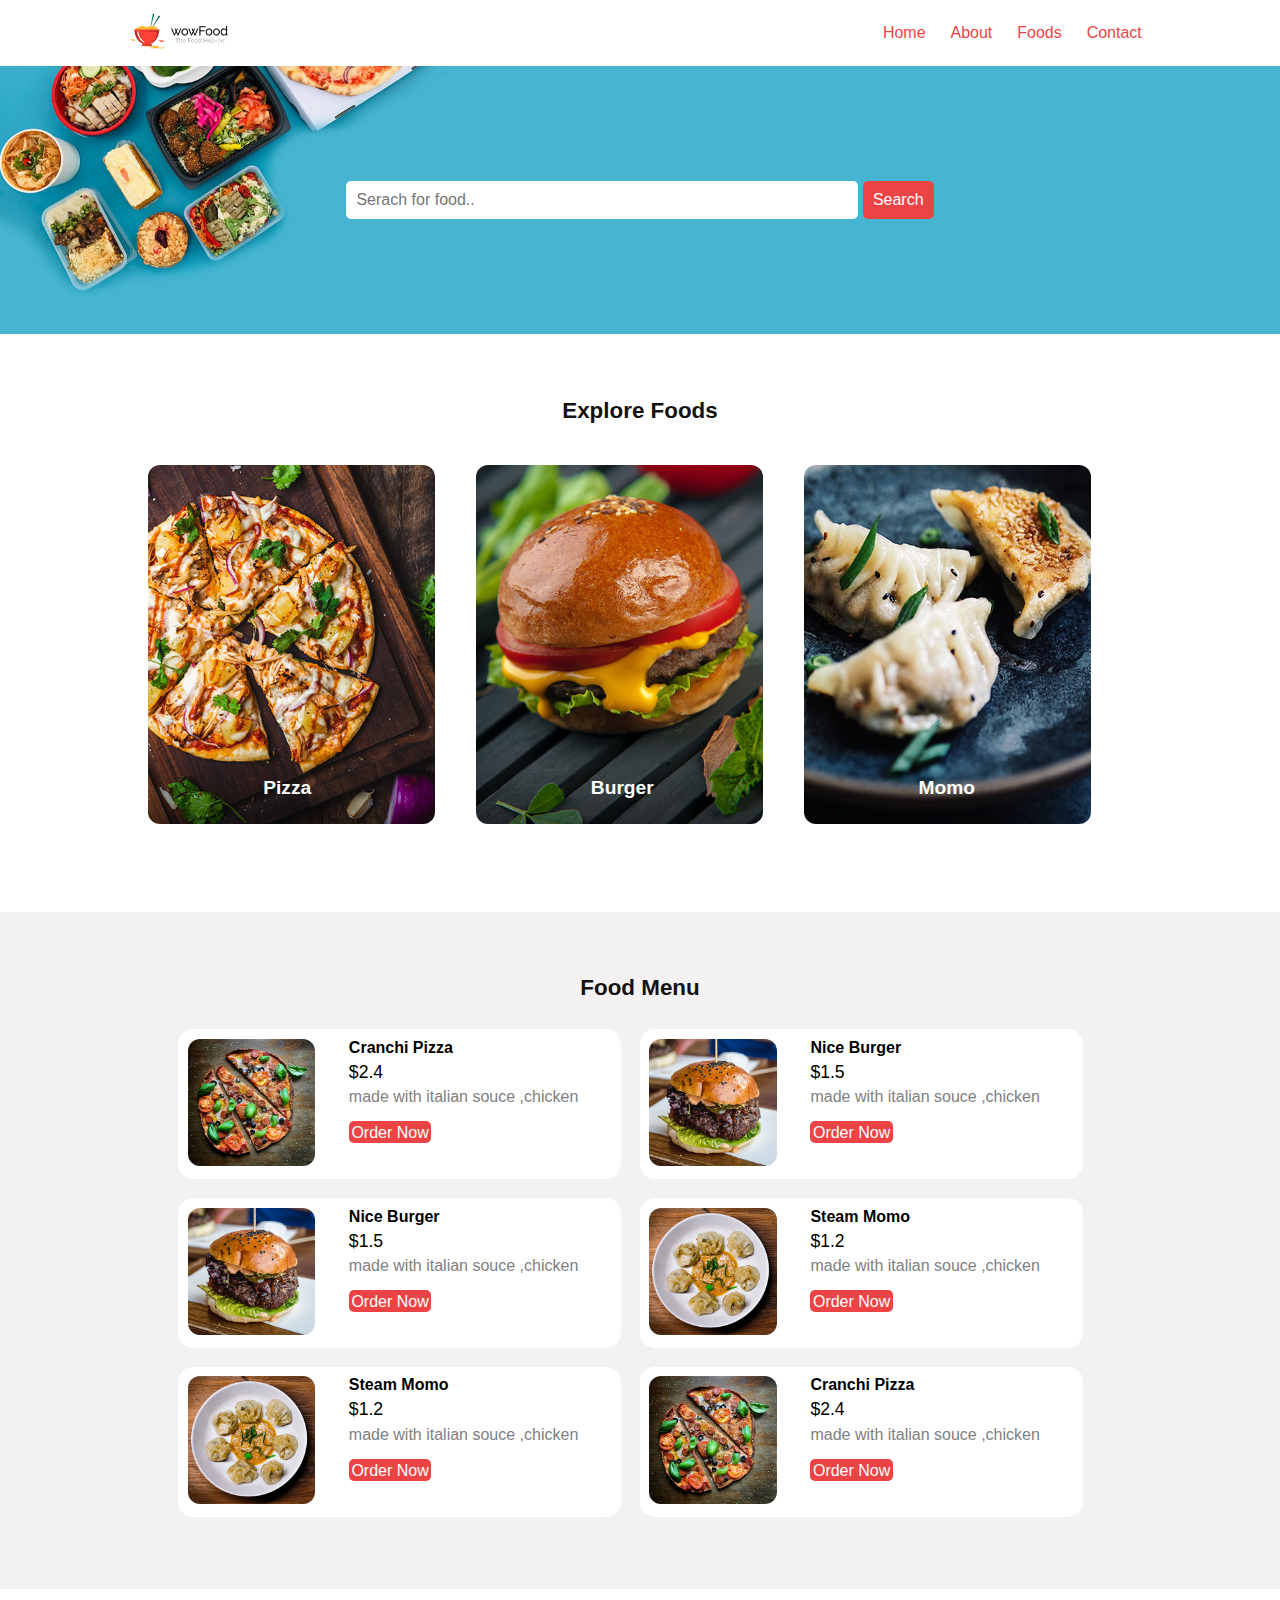
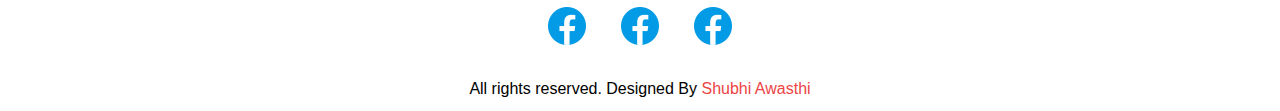
<file: food-order/index.html>
<!DOCTYPE html>
<html lang="en">
<head> 
    <meta charset="UTF-8">
    <meta http-equiv="X-UA-Compatible" content="IE=edge">
    <meta name="viewport" content="width=device-width, initial-scale=1.0">
    <title>Restaurant project</title>
    <link rel="stylesheet" href="css/style.css">
</head>
<body>
    <!-- navbar section start here -->
    <section class="navbar">
        <div class="container">
        <div class="logo">
            <img src="images/logo.png" alt="Restaurant logo" class="img-responsive">
        </div>

        <div class="menu text-right">
            <ul>
                <li>
                    <a href="#">Home</a>
                </li>
                <li>
                    <a href="about.html">About</a>
                </li>
                <li>
                    <a href="all-foods.html">Foods</a>
                </li>
                <li>
                    <a href="contact.html">Contact</a>
                </li>
            </ul>
        </div>
        <div class="clearfix"></div>
    </div>
    </section>
     <!-- navbar section end here -->
    
       <!-- food search section start here -->
       <section class="food-search text-center">
        <div class="container">
           <form action="">
               <input type="search" name="search" placeholder="Serach for food..">
               <input type="submit" name="submit" value="Search" class="btn btn-primary" >
           </form>
           </div>
       </section>
     <!-- food search section end here -->
    
       <!-- Categories section start here -->
       <section class="Categories">
        <div class="container">
           <h2 class ="text-center">Explore Foods</h2>
           <a href="#">
           <div class="box-3 float-container">
               <img src="images/pizza.jpg" alt="pizza" class="img-responsive img-curve">
               <h3 class ="float-text text-white">Pizza</h3>
           </div>
        </a>
        <a href="#">
           <div class="box-3 float-container">
            <img src="images/burger.jpg" alt="burger" class="img-responsive img-curve">
            <h3 class ="float-text text-white">Burger</h3>
        </div>
    </a>
    <a href="#">
        <div class="box-3 float-container">
            <img src="images/momo.jpg" alt="momo" class="img-responsive img-curve">
            <h3 class ="float-text text-white">Momo</h3>
        </div>
    </a>
        <div class="clearfix"></div>
           </div>
       </section>
     <!-- Categories section end here -->
    
       <!-- Food Menu section start here -->
    <section class="Food-Menu">
        <div class="container">
        <h2 class="text-center">Food Menu</h2>
        <div class="food-menu-box">
            <div class="food-menu-img">
                <img src="images/menu-pizza.jpg" alt="chicken howen pizza" class="img-responsive img-curve">
            </div>
            <div class="food-menu-desc">
                <h4>Cranchi Pizza</h4>
                <p class="food-price">$2.4</p>
                <p class="food-detail">
                    made with italian souce ,chicken
                </p>
                <br>
                <a href="#" class="btn btn-primary">Order Now</a>
            </div>
        
        </div>
        <div class="food-menu-box">
            <div class="food-menu-img">
                <img src="images/menu-burger.jpg" alt="chicken howen burger" class="img-responsive img-curve">
            </div>
            <div class="food-menu-desc">
                <h4>Nice Burger</h4>
                <p class="food-price">$1.5</p>
                <p class="food-detail">
                    made with italian souce ,chicken
                </p>
                <br>
                <a href="#" class="btn btn-primary">Order Now</a>
            </div>
        
        </div>
        <div class="food-menu-box">
            <div class="food-menu-img">
                <img src="images/menu-burger.jpg" alt="chicken howen burger" class="img-responsive img-curve">
            </div>
            <div class="food-menu-desc">
                <h4>Nice Burger</h4>
                <p class="food-price">$1.5</p>
                <p class="food-detail">
                    made with italian souce ,chicken
                </p>
                <br>
                <a href="#" class="btn btn-primary">Order Now</a>
            </div>
        
        </div>
        <div class="food-menu-box">
            <div class="food-menu-img">
                <img src="images/menu-momo.jpg" alt="chicken howen momo" class="img-responsive img-curve">
            </div>
            <div class="food-menu-desc">
                <h4>Steam Momo</h4>
                <p class="food-price">$1.2</p>
                <p class="food-detail">
                    made with italian souce ,chicken
                </p>
                <br>
                <a href="#" class="btn btn-primary">Order Now</a>
            </div>
        
        </div>
        <div class="food-menu-box">
            <div class="food-menu-img">
                <img src="images/menu-momo.jpg" alt="chicken howen momo" class="img-responsive img-curve">
            </div>
            <div class="food-menu-desc">
                <h4>Steam Momo</h4>
                <p class="food-price">$1.2</p>
                <p class="food-detail">
                    made with italian souce ,chicken
                </p>
                <br>
                <a href="#" class="btn btn-primary">Order Now</a>
            </div>
        
        </div>
        <div class="food-menu-box">
            <div class="food-menu-img">
                <img src="images/menu-pizza.jpg" alt="chicken howen pizza" class="img-responsive img-curve">
            </div>
            <div class="food-menu-desc">
                <h4>Cranchi Pizza</h4>
                <p class="food-price">$2.4</p>
                <p class="food-detail">
                    made with italian souce ,chicken
                </p>
                <br>
                <a href="#" class="btn btn-primary">Order Now</a>
            </div>
        
        </div>

       
        <div class="clearfix"></div>

        </div>
    </section>
     <!-- Food Menu section end here -->

      <!-- Social Menu section start here -->
      <section class="Social">
        <div class="container text-center">
          <ul>
              <li>
                  <a href="#"><img src="images/icons8-facebook-48.png" alt=""></a>
              </li>
              <li>
                <a href="#"><img src="images/icons8-facebook-48.png" alt=""></a>
            </li>
            <li>
                <a href="#"><img src="images/icons8-facebook-48.png" alt=""></a>
            </li>
          </ul>
          </div>
      </section>
       <!-- Social Menu section end here -->

       <!-- Footer Menu section start here -->
       <section class="Footer">
        <div class="container text-center">
           <p>All rights reserved. Designed By <a href="#">Shubhi Awasthi</a>
           </p>
           </div>
       </section>
       <!-- Footer Menu section end here -->

    
</body>
</html>
</file>
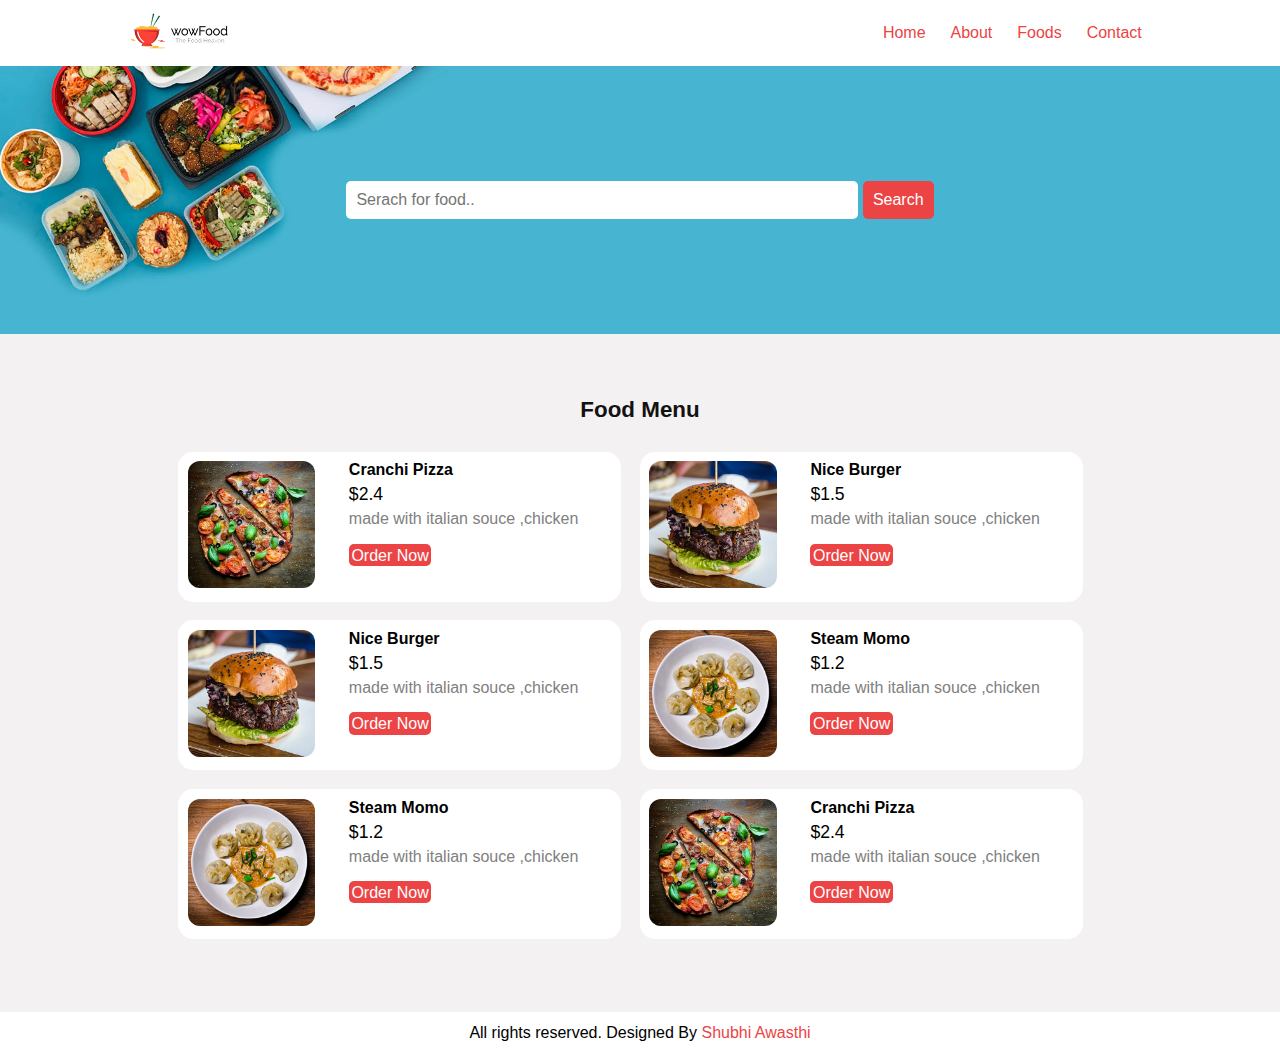
<file: food-order/all-foods.html>
<!DOCTYPE html>
<html lang="en">
<head> 
    <meta charset="UTF-8">
    <meta http-equiv="X-UA-Compatible" content="IE=edge">
    <meta name="viewport" content="width=device-width, initial-scale=1.0">
    <title>Restaurant project</title>
    <link rel="stylesheet" href="css/style.css">
</head>
<body>
    <!-- navbar section start here -->
    <section class="navbar">
        <div class="container">
        <div class="logo">
            <img src="images/logo.png" alt="Restaurant logo" class="img-responsive">
        </div>

        <div class="menu text-right">
            <ul>
                <li>
                    <a href="index.html">Home</a>
                </li>
                <li>
                    <a href="about.html">About</a>
                </li>
                <li>
                    <a href="all-foods.html">Foods</a>
                </li>
                <li>
                    <a href="contact.html">Contact</a>
                </li>
            </ul>
        </div>
        <div class="clearfix"></div>
    </div>
    </section>
     <!-- navbar section end here -->
    
     <!-- food search section start here -->
     <section class="food-search text-center">
        <div class="container">
           <form action="">
               <input type="search" name="search" placeholder="Serach for food..">
               <input type="submit" name="submit" value="Search" class="btn btn-primary" >
           </form>
           </div>
       </section>
     <!-- food search section end here -->

      <!-- Food Menu section start here -->
    <section class="Food-Menu">
        <div class="container">
        <h2 class="text-center">Food Menu</h2>
        <div class="food-menu-box">
            <div class="food-menu-img">
                <img src="images/menu-pizza.jpg" alt="chicken howen pizza" class="img-responsive img-curve">
            </div>
            <div class="food-menu-desc">
                <h4>Cranchi Pizza</h4>
                <p class="food-price">$2.4</p>
                <p class="food-detail">
                    made with italian souce ,chicken
                </p>
                <br>
                <a href="#" class="btn btn-primary">Order Now</a>
            </div>
        
        </div>
        <div class="food-menu-box">
            <div class="food-menu-img">
                <img src="images/menu-burger.jpg" alt="chicken howen burger" class="img-responsive img-curve">
            </div>
            <div class="food-menu-desc">
                <h4>Nice Burger</h4>
                <p class="food-price">$1.5</p>
                <p class="food-detail">
                    made with italian souce ,chicken
                </p>
                <br>
                <a href="#" class="btn btn-primary">Order Now</a>
            </div>
        
        </div>
        <div class="food-menu-box">
            <div class="food-menu-img">
                <img src="images/menu-burger.jpg" alt="chicken howen burger" class="img-responsive img-curve">
            </div>
            <div class="food-menu-desc">
                <h4>Nice Burger</h4>
                <p class="food-price">$1.5</p>
                <p class="food-detail">
                    made with italian souce ,chicken
                </p>
                <br>
                <a href="#" class="btn btn-primary">Order Now</a>
            </div>
        
        </div>
        <div class="food-menu-box">
            <div class="food-menu-img">
                <img src="images/menu-momo.jpg" alt="chicken howen momo" class="img-responsive img-curve">
            </div>
            <div class="food-menu-desc">
                <h4>Steam Momo</h4>
                <p class="food-price">$1.2</p>
                <p class="food-detail">
                    made with italian souce ,chicken
                </p>
                <br>
                <a href="#" class="btn btn-primary">Order Now</a>
            </div>
        
        </div>
        <div class="food-menu-box">
            <div class="food-menu-img">
                <img src="images/menu-momo.jpg" alt="chicken howen momo" class="img-responsive img-curve">
            </div>
            <div class="food-menu-desc">
                <h4>Steam Momo</h4>
                <p class="food-price">$1.2</p>
                <p class="food-detail">
                    made with italian souce ,chicken
                </p>
                <br>
                <a href="#" class="btn btn-primary">Order Now</a>
            </div>
        
        </div>
        <div class="food-menu-box">
            <div class="food-menu-img">
                <img src="images/menu-pizza.jpg" alt="chicken howen pizza" class="img-responsive img-curve">
            </div>
            <div class="food-menu-desc">
                <h4>Cranchi Pizza</h4>
                <p class="food-price">$2.4</p>
                <p class="food-detail">
                    made with italian souce ,chicken
                </p>
                <br>
                <a href="#" class="btn btn-primary">Order Now</a>
            </div>
            
        
        </div>

       
        <div class="clearfix"></div>

        </div>
    </section>
     <!-- Food Menu section end here -->

            <!-- Footer Menu section start here -->
            <section class="Footer">
                <div class="container text-center">
                   <p>All rights reserved. Designed By <a href="#">Shubhi Awasthi</a>
                   </p>
                   </div>
               </section>
               <!-- Footer Menu section end here -->
        
            
        </body>
        </html>
</file>
<file: food-order/css/style.css>
*{
    margin: 0;
    padding: 0;
    font-family: Arial, Helvetica, sans-serif;

}
.container{
    /* border: 1px solid black; */
    width: 80%;
    margin: 0 auto;
    padding: 1%;
}
.img-responsive{
    width: 100%;
}
.img-curve{
    border-radius: 12px;
}
.text-right{
    text-align: right;
}
.text-center{
    text-align: center;
}
.text-white{
    color: white;
}
.clearfix{
    clear: both;
    float: none;
}
a{
    text-decoration: none;
    color: rgb(236, 68, 68);
}
a:hover{
    color: red;
    font-weight: bold;
}
.btn{
    padding: 1%;
    border: none;
    font-size: 1rem;
    border-radius: 5px;
}
.btn-primary{
    background-color: rgb(236, 68, 68);
    color: white;
    cursor: pointer;
}

.btn-primary:hover{
    color: white;
    background-color: red;
}
h2{
    color: rgb(19, 17, 17);
    font-size: 1.4rem;
    margin-bottom: 2%;
}
h3{
    font-size: 1.2rem;
}
.float-container{
    position: relative;
}
.float-text{
    position: absolute;
    bottom: 8%;
    left: 40%;
}


/* css for navbar section */
.logo{
    /* border: 1px solid black; */
    width: 10%;
    float: left;
}
.menu{
    line-height: 40px;
}
.menu ul{
    list-style-type: none;
}
.menu ul li{
    display: inline;
    padding: 1%;
}


/* css for food search section */
.food-search{
background-image: url(../images/bg.jpg);
background-size: cover;
background-repeat: no-repeat;
background-position: center;
padding: 8% 0; 

}
.food-search input[type="search"]{
    width: 50%;
    padding: 1%;
    font-size: 1rem;
    border: none;
    border-radius: 5px;
}

/* css for Categories*/
.Categories{
    padding: 4% 0;

}
.box-3{
    /* border: 1px solid black; */
    width: 28%;
    float: left;
    margin: 2%;
}

 /* css for food menu*/
 .Food-Menu{
     background-color: rgb(243, 241, 241);
     padding: 4%;
 }
.food-menu-box{
    /* border: 1px solid black; */
    width: 45%;
    margin: 1%;
    padding: 1%;
    float: left;
    background-color: white;
    border-radius: 15px;
}
.food-menu-img{
    width: 30%;
    float: left;
}
.food-menu-desc{
    width: 60%;
    float: left;
    margin-left: 8%;
}
.food-price{
    font-size: 1.1rem;
    margin: 2% 0;
}
.food-detail{
    font-size: 1rem;
    color: grey;
}

/* css for social */
.Social ul{
    list-style-type: none;
}
.Social ul li{
    display: inline;
    padding: 1%;
}
.about-container{
    height: 70vh;
  background-image: url("/images/th\ \(7\).jpg");
   background-repeat: no-repeat;
   background-size: cover;
   display: block;
   margin: auto;
   padding: 10px;
   text-align: center; 
}

.about-container h1{
    color: white;    
    margin-top: 60px;
    margin-bottom: 30px;
}
.about-container .para{
    color: whitesmoke;
    margin: auto;
    width: 50%;
}
.contact-container{
    height: 70vh;
    background-image: url("/images/th.jpg");
     background-repeat: no-repeat;
     background-size: cover;
     display: block;
     margin: auto;
     padding: 10px;
     text-align: center; 
     
}
.contact-container h1{   
    margin-top: 60px;
    margin-bottom: 30px;
}
.contact-container input{
    margin-bottom: 15px;
    width: 60vw;
    height: 5vh;
}
.contact-container textarea{
    margin-bottom: 3px;
     width: 40vw;
}
.contact-container button{
    margin-bottom: 10px;    
    padding: 6px;
}
/* css for mobile size */
@media only screen and (max-width:768px) {
    .logo{
        width: 80%;
        float: none;
        margin: 1% auto;
    }
    .menu ul {
       text-align: center;

    }
    .menu ul li{
        font-size: 1.3rem;
    }
    .food-search input[type="search"]{
        width: 90%;
        margin-bottom: 5%;
        padding: 2%;
        
    }
    .btn{
        width: 90%;
        padding: 2%;
    }
    .food-search{
        padding: 10% 0;
    }
    .Categories{
        padding: 20% 0;
    }
    h2{
        margin-bottom: 5%;
    }
    .box-3{
        width: 95%;
        margin: 4% 0;
    }
    .Food-Menu{
        padding: 20% 0;
    }
    .food-menu-box{
        width: 90%;
        padding: 5%;
        margin-bottom: 5%;
    }
    .Social{
        padding: 5% 0;
    }
    

    

}
</file>
